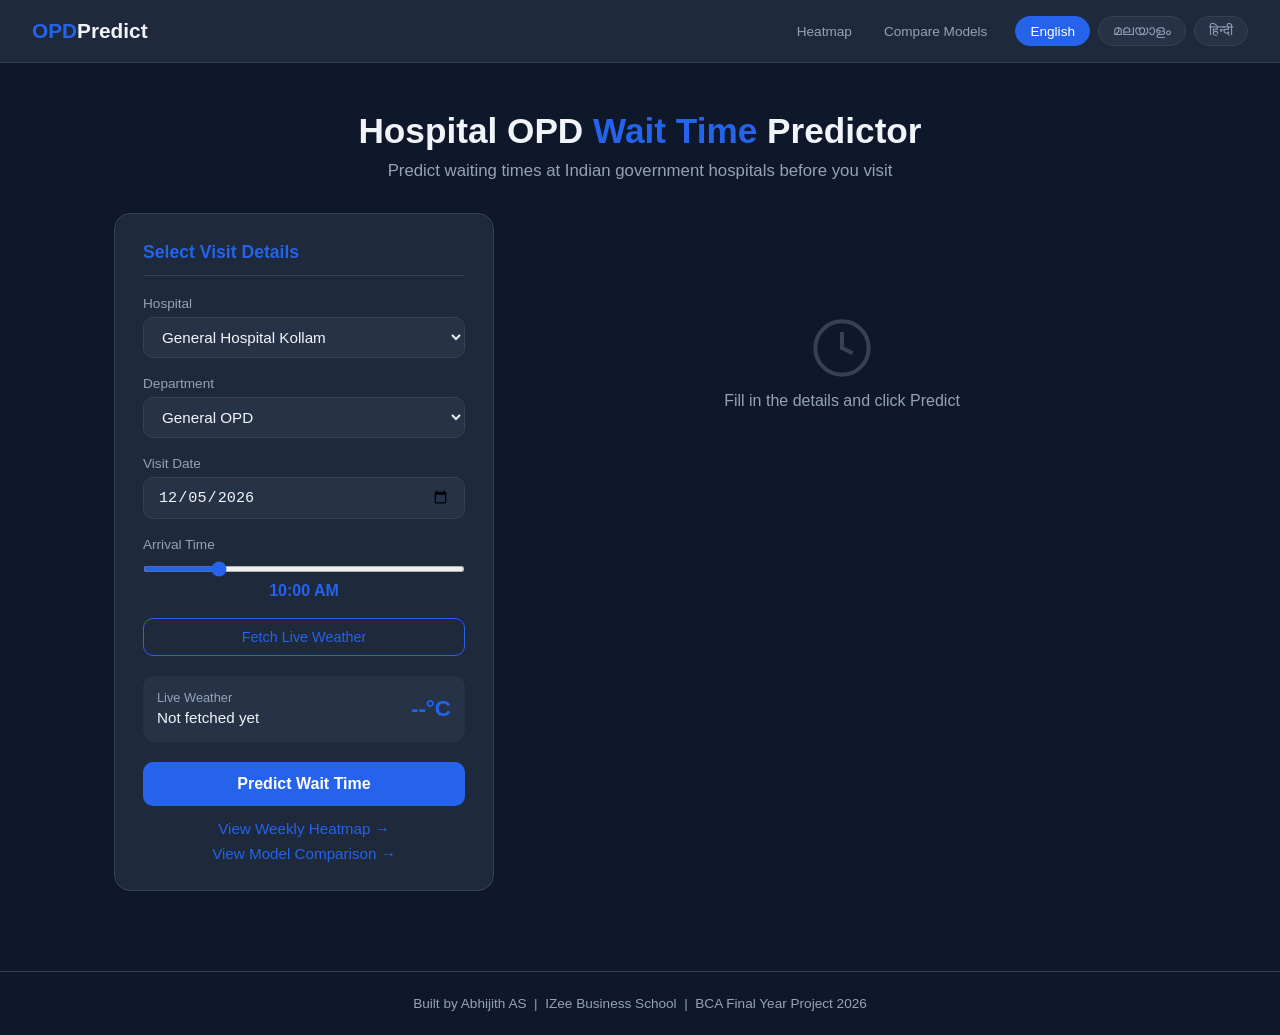
<file: templates/index.html>
<!DOCTYPE html>
<html lang="en">
<head>
    <meta charset="UTF-8">
    <meta name="viewport" content="width=device-width, initial-scale=1.0">
    <title>Hospital OPD Wait Time Predictor</title>
    <link rel="stylesheet" href="/static/css/style.css">
</head>

<body>

<!-- Navbar -->
<nav class="navbar">
    <div class="logo">OPD<span>Predict</span></div>
    <div class="nav-links">
        <a href="/heatmap" class="nav-link">Heatmap</a>
        <a href="/compare" class="nav-link">Compare Models</a>
    </div>
    <div class="lang-buttons">
        <button class="lang-btn active" onclick="setLang('en')" id="btn-en">English</button>
        <button class="lang-btn" onclick="setLang('ml')" id="btn-ml">മലയാളം</button>
        <button class="lang-btn" onclick="setLang('hi')" id="btn-hi">हिन्दी</button>
    </div>
</nav>

<!-- Hero -->
<div class="hero">
    <h1 id="hero-title">
        Hospital OPD <span style="color:var(--primary)">Wait Time</span> Predictor
    </h1>
    <p id="hero-sub">Predict waiting times at Indian government hospitals before you visit</p>
</div>

<!-- Main -->
<div class="main-container">
    <!-- Left Panel -->
    <div class="card">
        <h2 id="label-details">Select Visit Details</h2>

        <div class="form-group">
            <label id="label-hospital">Hospital</label>
            <select id="hospital">
                <option>General Hospital Kollam</option>
                <option>District Hospital Ernakulam</option>
                <option>Taluk Hospital Thrissur</option>
            </select>
        </div>

        <div class="form-group">
            <label id="label-dept">Department</label>
            <select id="department">
                <option>General OPD</option>
                <option>Cardiology</option>
                <option>Orthopaedics</option>
                <option>Paediatrics</option>
                <option>Gynaecology</option>
            </select>
        </div>

        <div class="form-group">
            <label id="label-date">Visit Date</label>
            <input type="date" id="visitDate">
        </div>

        <div class="form-group">
            <label id="label-time">Arrival Time</label>
            <input type="range" id="hourSlider" min="8" max="17" value="10"
                   oninput="updateSlider(this.value)">
            <div class="slider-label" id="sliderLabel">10:00 AM</div>
        </div>

        <button class="btn-outline" onclick="fetchWeather()" id="btn-weather">
            Fetch Live Weather
        </button>

        <div class="weather-box" id="weatherBox">
            <div>
               <div style="font-size:0.8rem;color:var(--muted);margin-bottom:4px" 
                     id="label-weather">Live Weather</div>
               <div id="weatherDesc" style="font-size:0.95rem">Not fetched yet</div>
               <div id="weatherRain" style="font-size:0.8rem;color:var(--muted);margin-top:2px"></div>
            </div>
            <div class="temp" id="weatherTemp">--°C</div>
        </div>

        <button class="btn-primary" onclick="predict()"
                style="margin-top:20px" id="btn-predict">
            Predict Wait Time
        </button>

        <a href="/heatmap" class="heatmap-link" 
           style="margin-top:14px;display:block" id="link-heatmap">
            View Weekly Heatmap →
        </a>
        <a href="/compare" class="heatmap-link"
           style="margin-top:8px;display:block" id="link-compare">
            View Model Comparison →
        </a>
    </div>

    <!-- Right Panel -->
    <div>
        <div id="resultArea">
            <div class="placeholder">
                <svg width="64" height="64" fill="none" stroke="currentColor"
                     stroke-width="1.5" viewBox="0 0 24 24">
                    <circle cx="12" cy="12" r="10"/>
                    <polyline points="12 6 12 12 16 14"/>
                </svg>
                <span id="placeholder-text">Fill in the details and click Predict</span>
            </div>
        </div>
    </div>
</div>

<footer>
    Built by Abhijith AS &nbsp;|&nbsp; IZee Business School
    &nbsp;|&nbsp; BCA Final Year Project 2026
</footer>

<script src="/static/js/main.js"></script>
</body>
</html>
</file>
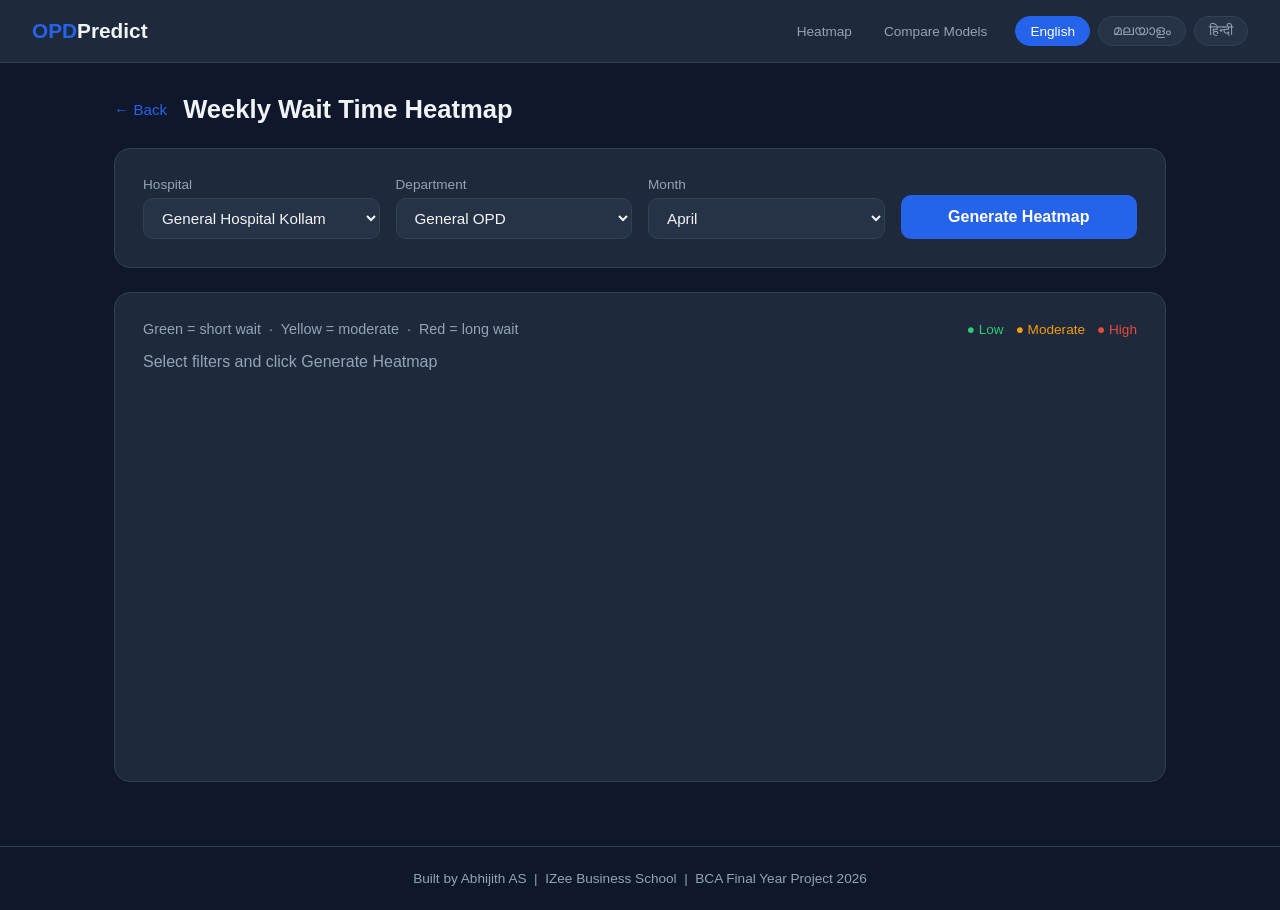
<file: templates/heatmap.html>
<!DOCTYPE html>
<html lang="en">
<head>
    <meta charset="UTF-8">
    <meta name="viewport" content="width=device-width, initial-scale=1.0">
    <title>Weekly Heatmap — OPDPredict</title>
    <link rel="stylesheet" href="/static/css/style.css">
    <script src="https://cdn.plot.ly/plotly-latest.min.js"></script>
</head>
<body>

<nav class="navbar">
    <div class="logo">OPD<span>Predict</span></div>
    <div class="nav-links">
       <a href="/heatmap" class="nav-link">Heatmap</a>
       <a href="/compare" class="nav-link">Compare Models</a>
    </div>
    <div class="lang-buttons">
        <button class="lang-btn active" onclick="setLang('en')" id="btn-en">English</button>
        <button class="lang-btn" onclick="setLang('ml')" id="btn-ml">മലയാളം</button>
        <button class="lang-btn" onclick="setLang('hi')" id="btn-hi">हिन्दी</button>
    </div>
</nav>

<div style="max-width:1100px;margin:0 auto;padding:32px 24px">

    <div style="display:flex;align-items:center;gap:16px;margin-bottom:24px">
        <a href="/" style="color:var(--primary);text-decoration:none;font-size:0.95rem">
            ← Back
        </a>
        <h1 style="font-size:1.6rem;font-weight:700" id="page-title">
            Weekly Wait Time Heatmap
        </h1>
    </div>

    <!-- Filters -->
    <div class="card" style="margin-bottom:24px">
        <div style="display:grid;grid-template-columns:repeat(auto-fit,minmax(180px,1fr));gap:16px">
            <div class="form-group" style="margin:0">
                <label id="lbl-hospital">Hospital</label>
                <select id="hospital">
                    <option>General Hospital Kollam</option>
                    <option>District Hospital Ernakulam</option>
                    <option>Taluk Hospital Thrissur</option>
                </select>
            </div>
            <div class="form-group" style="margin:0">
                <label id="lbl-dept">Department</label>
                <select id="department">
                    <option>General OPD</option>
                    <option>Cardiology</option>
                    <option>Orthopaedics</option>
                    <option>Paediatrics</option>
                    <option>Gynaecology</option>
                </select>
            </div>
            <div class="form-group" style="margin:0">
                <label id="lbl-month">Month</label>
                <select id="month">
                    <option value="1">January</option>
                    <option value="2">February</option>
                    <option value="3">March</option>
                    <option value="4" selected>April</option>
                    <option value="5">May</option>
                    <option value="6">June</option>
                    <option value="7">July</option>
                    <option value="8">August</option>
                    <option value="9">September</option>
                    <option value="10">October</option>
                    <option value="11">November</option>
                    <option value="12">December</option>
                </select>
            </div>
            <div style="display:flex;align-items:flex-end">
                <button class="btn-primary" onclick="loadHeatmap()" id="btn-generate">
                    Generate Heatmap
                </button>
            </div>
        </div>
    </div>

    <!-- Heatmap -->
    <div class="card">
        <div style="display:flex;justify-content:space-between;align-items:center;
                    margin-bottom:16px">
            <div>
                <p style="color:var(--muted);font-size:0.9rem" id="heatmap-caption">
                    Green = short wait &nbsp;·&nbsp; Yellow = moderate &nbsp;·&nbsp; Red = long wait
                </p>
            </div>
            <div style="display:flex;gap:12px;font-size:0.85rem">
                <span style="color:#2ecc71">● Low</span>
                <span style="color:#f39c12">● Moderate</span>
                <span style="color:#e74c3c">● High</span>
            </div>
        </div>
        <div id="heatmapDiv" style="min-height:400px;width:100%;color:var(--muted)">
            Select filters and click Generate Heatmap
        </div>
    </div>

    <!-- Best Time Summary -->
    <div id="summaryArea"></div>
</div>

<footer>
    Built by Abhijith AS &nbsp;|&nbsp; IZee Business School
    &nbsp;|&nbsp; BCA Final Year Project 2026
</footer>

<script>
let currentLang = 'en';

const HT = {
    en: {
        title: "Weekly Wait Time Heatmap",
        hospital: "Hospital", dept: "Department", month: "Month",
        generate: "Generate Heatmap",
        caption: "Green = short wait · Yellow = moderate · Red = long wait",
        bestTitle: "Best Times This Week",
        loading: "Loading heatmap...",
    },
    ml: {
        title: "വാരാന്ത കാത്തിരിക്കൽ ഹീറ്റ്മാപ്പ്",
        hospital: "ആശുപത്രി", dept: "വിഭാഗം", month: "മാസം",
        generate: "ഹീറ്റ്മാപ്പ് കാണൂ",
        caption: "പച്ച = കുറഞ്ഞ കാത്തിരിപ്പ് · മഞ്ഞ = മിതമായത് · ചുവപ്പ് = കൂടുതൽ",
        bestTitle: "ഈ ആഴ്ചയിലെ ഏറ്റവും നല്ല സമയം",
        loading: "ലഭ്യമാക്കുന്നു...",
    },
    hi: {
        title: "साप्ताहिक प्रतीक्षा हीटमैप",
        hospital: "अस्पताल", dept: "विभाग", month: "महीना",
        generate: "हीटमैप देखें",
        caption: "हरा = कम प्रतीक्षा · पीला = मध्यम · लाल = अधिक",
        bestTitle: "इस सप्ताह का सबसे अच्छा समय",
        loading: "लोड हो रहा है...",
    }
};

function setLang(lang) {
    currentLang = lang;
    const t = HT[lang];
    ['en','ml','hi'].forEach(l => {
        document.getElementById(`btn-${l}`).classList.toggle('active', l === lang);
    });
    document.getElementById("page-title").textContent  = t.title;
    document.getElementById("lbl-hospital").textContent = t.hospital;
    document.getElementById("lbl-dept").textContent    = t.dept;
    document.getElementById("lbl-month").textContent   = t.month;
    document.getElementById("btn-generate").textContent = t.generate;
    document.getElementById("heatmap-caption").textContent = t.caption;
}

async function loadHeatmap() {
    const hospital   = document.getElementById("hospital").value;
    const department = document.getElementById("department").value;
    const month      = parseInt(document.getElementById("month").value);
    const btn        = document.getElementById("btn-generate");

    btn.textContent = HT[currentLang].loading;
    try {
        const res = await fetch("/heatmap_data", {
            method: "POST",
            headers: { "Content-Type": "application/json" },
            body: JSON.stringify({
                hospital, department, month,
                temperature: 30, is_rainy: 0, is_festival: 0
            })
        });
        const data = await res.json();
        renderHeatmap(data, department, hospital);
        showBestTimes(data);
    } catch(e) {
        document.getElementById("heatmapDiv").textContent = "Failed to load. Is server running?";
    }

    btn.textContent = HT[currentLang].generate;
}

function renderHeatmap(data, department, hospital) {
    const trace = {
        z: data.matrix,
        x: data.hours,
        y: data.days,
        type: 'heatmap',
        colorscale: [
            [0.0, '#2ecc71'],
            [0.5, '#f39c12'],
            [1.0, '#e74c3c']
        ],
        colorbar: {
            title: 'Wait (min)',
            tickvals: [10, 30, 60, 90],
            ticktext: ['10 min', '30 min', '60 min', '90 min'],
            titlefont: { color: '#94a3b8' },
            tickfont:  { color: '#94a3b8' }
        },
        hovertemplate: '<b>%{y}</b> at <b>%{x}</b><br>Wait: %{z} minutes<extra></extra>'
    };

    const layout = {
        title: {
            text: `${department} — ${hospital}`,
            font: { color: '#f1f5f9', size: 14 }
        },
        paper_bgcolor: '#1e293b',
        plot_bgcolor:  '#1e293b',
        xaxis: { title: 'Hour', color: '#94a3b8', tickfont: { color: '#94a3b8' } },
        yaxis: { title: 'Day',  color: '#94a3b8', tickfont: { color: '#94a3b8' } },
        margin: { t: 50, b: 80, l: 90, r: 10 },
        height: 420,
        autosize: true
    };

    Plotly.newPlot('heatmapDiv', [trace], layout, { responsive: true, displayModeBar: false });
}

function showBestTimes(data) {
    const matrix = data.matrix;
    const days   = data.days;
    const hours  = data.hours;

    let cards = '';
    days.forEach((day, i) => {
        let minWait = 999, minIdx = 0;
        matrix[i].forEach((val, j) => {
            if (val < minWait) { minWait = val; minIdx = j; }
        });
        const color = minWait <= 20 ? '#2ecc71' : minWait <= 45 ? '#f39c12' : '#e74c3c';
        cards += `
            <div class="best-time-card">
                <div class="bt-label">${day}</div>
                <div class="bt-value" style="color:${color}">${hours[minIdx]}</div>
                <div class="bt-wait">~${minWait} min</div>
            </div>`;
    });

    document.getElementById("summaryArea").innerHTML = `
        <div class="card" style="margin-top:24px">
            <h2>${HT[currentLang].bestTitle}</h2>
            <div style="display:grid;grid-template-columns:repeat(auto-fit,minmax(130px,1fr));gap:12px">
                ${cards}
            </div>
        </div>`;
}
</script>
</body>
</html>
</file>
<file: static/css/style.css>
* {
    margin: 0;
    padding: 0;
    box-sizing: border-box;
}

:root {
    --primary: #2563EB;
    --primary-dark: #1d4ed8;
    --success: #16a34a;
    --warning: #d97706;
    --danger: #dc2626;
    --bg: #0f172a;
    --card: #1e293b;
    --card2: #263347;
    --text: #f1f5f9;
    --muted: #94a3b8;
    --border: #334155;
}

body {
    font-family: 'Segoe UI', sans-serif;
    background: var(--bg);
    color: var(--text);
    min-height: 100vh;
}

/* ── Navbar ── */
.navbar {
    background: var(--card);
    border-bottom: 1px solid var(--border);
    padding: 16px 32px;
    display: flex;
    align-items: center;
    justify-content: space-between;
    position: sticky;
    top: 0;
    z-index: 100;
}

.navbar .logo {
    font-size: 1.3rem;
    font-weight: 700;
    color: var(--primary);
}

.navbar .logo span {
    color: var(--text);
}

.lang-toggle {
    background: var(--card2);
    border: 1px solid var(--border);
    color: var(--text);
    padding: 8px 18px;
    border-radius: 20px;
    cursor: pointer;
    font-size: 0.9rem;
    transition: all 0.3s;
}

.lang-toggle:hover {
    background: var(--primary);
    border-color: var(--primary);
}

/* ── Hero ── */
.hero {
    text-align: center;
    padding: 48px 24px 32px;
}

.hero h1 {
    font-size: 2.2rem;
    font-weight: 800;
    margin-bottom: 10px;
}

.hero h1 span {
    color: var(--primary);
}

.hero p {
    color: var(--muted);
    font-size: 1.05rem;
}

/* ── Main Layout ── */
.main-container {
    max-width: 1100px;
    margin: 0 auto;
    padding: 0 24px 48px;
    display: grid;
    grid-template-columns: 380px 1fr;
    gap: 24px;
}

/* ── Card ── */
.card {
    background: var(--card);
    border: 1px solid var(--border);
    border-radius: 16px;
    padding: 28px;
}

.card h2 {
    font-size: 1.1rem;
    font-weight: 600;
    margin-bottom: 20px;
    color: var(--primary);
    border-bottom: 1px solid var(--border);
    padding-bottom: 12px;
}

/* ── Form Elements ── */
.form-group {
    margin-bottom: 18px;
}

.form-group label {
    display: block;
    font-size: 0.85rem;
    color: var(--muted);
    margin-bottom: 6px;
    font-weight: 500;
}

.form-group select,
.form-group input[type="date"] {
    width: 100%;
    background: var(--card2);
    border: 1px solid var(--border);
    color: var(--text);
    padding: 10px 14px;
    border-radius: 10px;
    font-size: 0.95rem;
    outline: none;
    transition: border 0.2s;
}

.form-group select:focus,
.form-group input[type="date"]:focus {
    border-color: var(--primary);
}

/* ── Slider ── */
.slider-wrap {
    position: relative;
}

input[type="range"] {
    width: 100%;
    accent-color: var(--primary);
    height: 6px;
    cursor: pointer;
}

.slider-label {
    text-align: center;
    font-size: 1rem;
    font-weight: 600;
    color: var(--primary);
    margin-top: 6px;
}

/* ── Weather Box ── */
.weather-box {
    background: var(--card2);
    border-radius: 12px;
    padding: 14px;
    margin-top: 8px;
    display: flex;
    justify-content: space-between;
    align-items: center;
    font-size: 0.95rem;
}

.weather-box .temp {
    font-size: 1.4rem;
    font-weight: 700;
    color: var(--primary);
}

/* ── Buttons ── */
.btn-primary {
    width: 100%;
    background: var(--primary);
    color: white;
    border: none;
    padding: 13px;
    border-radius: 10px;
    font-size: 1rem;
    font-weight: 600;
    cursor: pointer;
    transition: background 0.2s;
    margin-top: 6px;
}

.btn-primary:hover {
    background: var(--primary-dark);
}

.btn-outline {
    width: 100%;
    background: transparent;
    color: var(--primary);
    border: 1px solid var(--primary);
    padding: 10px;
    border-radius: 10px;
    font-size: 0.9rem;
    cursor: pointer;
    transition: all 0.2s;
    margin-bottom: 12px;
}

.btn-outline:hover {
    background: var(--primary);
    color: white;
}

/* ── Result Box ── */
.result-box {
    border-radius: 16px;
    padding: 28px;
    text-align: center;
    margin-bottom: 20px;
    border: 2px solid transparent;
    transition: all 0.4s;
}

.result-box.low {
    background: rgba(22, 163, 74, 0.12);
    border-color: var(--success);
}

.result-box.moderate {
    background: rgba(217, 119, 6, 0.12);
    border-color: var(--warning);
}

.result-box.high {
    background: rgba(220, 38, 38, 0.12);
    border-color: var(--danger);
}

.result-box .wait-time {
    font-size: 3.5rem;
    font-weight: 800;
    line-height: 1;
}

.result-box.low .wait-time { color: var(--success); }
.result-box.moderate .wait-time { color: var(--warning); }
.result-box.high .wait-time { color: var(--danger); }

.result-box .wait-label {
    font-size: 1rem;
    color: var(--muted);
    margin-top: 6px;
}

.result-box .wait-status {
    font-size: 1.1rem;
    font-weight: 600;
    margin-top: 10px;
}

/* ── Info Pills ── */
.info-pills {
    display: flex;
    gap: 10px;
    flex-wrap: wrap;
    margin-bottom: 20px;
}

.pill {
    background: var(--card2);
    border: 1px solid var(--border);
    border-radius: 20px;
    padding: 6px 16px;
    font-size: 0.85rem;
    color: var(--muted);
}

/* ── Best Time Cards ── */
.best-time-grid {
    display: grid;
    grid-template-columns: 1fr 1fr;
    gap: 16px;
    margin-bottom: 20px;
}

.best-time-card {
    background: var(--card2);
    border: 1px solid var(--border);
    border-radius: 12px;
    padding: 18px;
    text-align: center;
}

.best-time-card .bt-label {
    font-size: 0.8rem;
    color: var(--muted);
    margin-bottom: 6px;
}

.best-time-card .bt-value {
    font-size: 1.2rem;
    font-weight: 700;
    color: var(--primary);
}

.best-time-card .bt-wait {
    font-size: 0.85rem;
    color: var(--muted);
    margin-top: 4px;
}

/* ── Heatmap Link ── */
.heatmap-link {
    display: block;
    text-align: center;
    color: var(--primary);
    font-size: 0.95rem;
    margin-top: 8px;
    text-decoration: none;
}

.heatmap-link:hover {
    text-decoration: underline;
}

/* ── Footer ── */
footer {
    text-align: center;
    padding: 24px;
    color: var(--muted);
    font-size: 0.85rem;
    border-top: 1px solid var(--border);
    margin-top: 32px;
}

/* ── Placeholder ── */
.placeholder {
    display: flex;
    flex-direction: column;
    align-items: center;
    justify-content: center;
    height: 300px;
    color: var(--muted);
    font-size: 1rem;
    gap: 12px;
}

.placeholder svg {
    opacity: 0.3;
}

/* ── Responsive ── */
@media (max-width: 768px) {
    .main-container {
        grid-template-columns: 1fr;
    }
    .hero h1 {
        font-size: 1.6rem;
    }
}
/* ── Language Buttons ── */
.lang-buttons {
    display: flex;
    gap: 8px;
}

.lang-btn {
    background: var(--card2);
    border: 1px solid var(--border);
    color: var(--muted);
    padding: 6px 14px;
    border-radius: 20px;
    cursor: pointer;
    font-size: 0.85rem;
    transition: all 0.2s;
}

.lang-btn:hover {
    border-color: var(--primary);
    color: var(--text);
}

.lang-btn.active {
    background: var(--primary);
    border-color: var(--primary);
    color: white;
}
/* ── Nav Links ── */
.nav-links {
    display: flex;
    gap: 8px;
    margin-left: auto;
    margin-right: 16px;
}

.nav-link {
    color: var(--muted);
    text-decoration: none;
    font-size: 0.85rem;
    padding: 6px 12px;
    border-radius: 8px;
    transition: all 0.2s;
}

.nav-link:hover {
    color: var(--text);
    background: var(--card2);
}

.nav-link.active-link {
    color: var(--primary);
}
</file>
